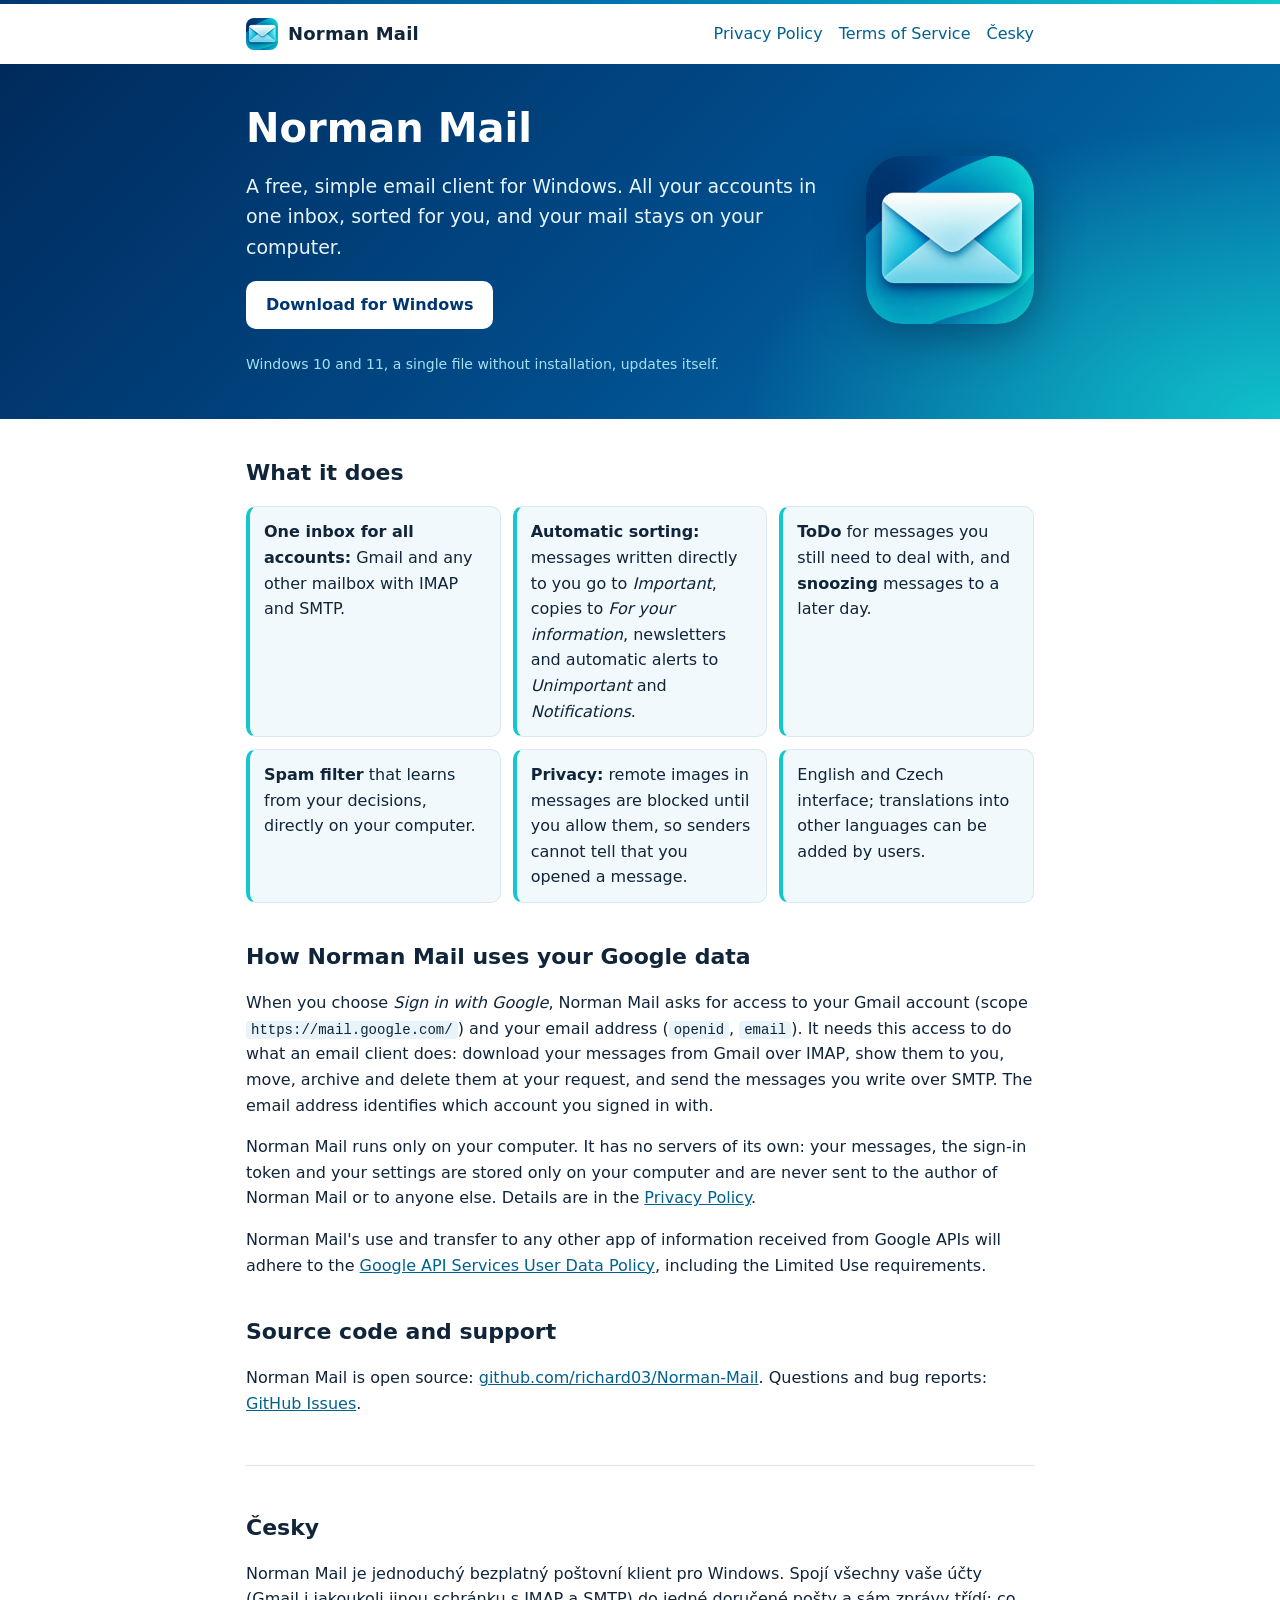
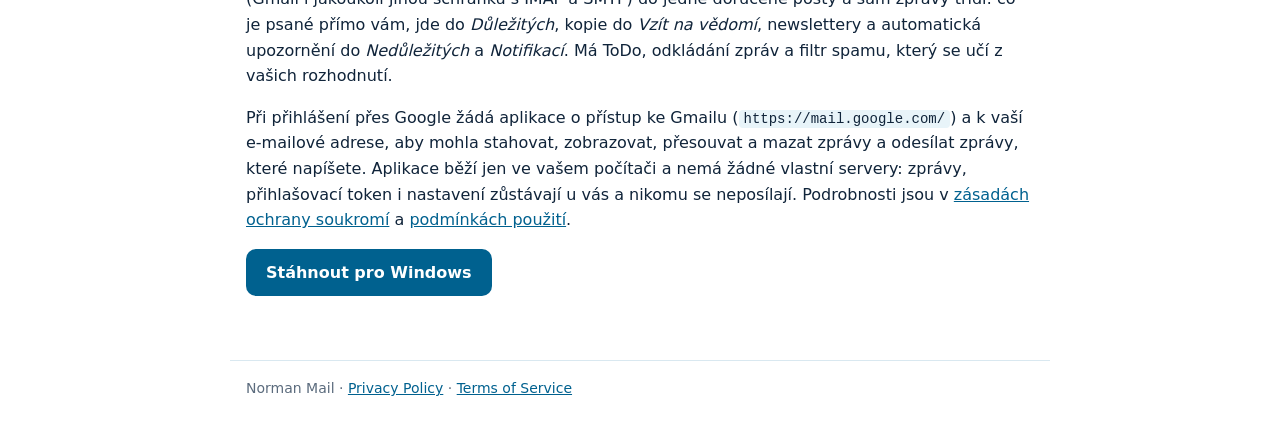
<file: site/index.html>
<!doctype html>
<html lang="en">
<head>
<meta charset="utf-8">
<meta name="viewport" content="width=device-width, initial-scale=1">
<title>Norman Mail – email client for Windows</title>
<meta name="description" content="Norman Mail is a free email client for Windows that brings Gmail and other IMAP accounts into one inbox and sorts messages for you. Your mail stays on your computer.">
<link rel="icon" href="icon-32.png" sizes="32x32">
<link rel="icon" href="icon.png" sizes="256x256">
<link rel="apple-touch-icon" href="apple-touch-icon.png">
<meta name="theme-color" content="#003771">
<link rel="stylesheet" href="style.css">
</head>
<body>
<header>
  <a class="brand" href="./"><img src="icon-32.png" srcset="icon.png 2x" alt="" width="32" height="32"> Norman Mail</a>
  <nav><a href="privacy.html">Privacy Policy</a> <a href="terms.html">Terms of Service</a> <a href="#cs" lang="cs">Česky</a></nav>
</header>
<section class="hero">
<div class="hero-inner">
<div class="hero-text">
<h1>Norman Mail</h1>
<p class="lead">A free, simple email client for Windows. All your accounts in one inbox, sorted for you, and your mail stays on your computer.</p>
<p><a class="button" href="https://github.com/richard03/Norman-Mail/releases/latest">Download for Windows</a></p>
<p class="muted note">Windows 10 and 11, a single file without installation, updates itself.</p>
</div>
<img class="hero-icon" src="icon.png" alt="Norman Mail logo" width="168" height="168">
</div>
</section>
<main>
<h2>What it does</h2>
<ul class="features">
  <li><b>One inbox for all accounts:</b> Gmail and any other mailbox with IMAP and SMTP.</li>
  <li><b>Automatic sorting:</b> messages written directly to you go to <i>Important</i>, copies to <i>For your information</i>, newsletters and automatic alerts to <i>Unimportant</i> and <i>Notifications</i>.</li>
  <li><b>ToDo</b> for messages you still need to deal with, and <b>snoozing</b> messages to a later day.</li>
  <li><b>Spam filter</b> that learns from your decisions, directly on your computer.</li>
  <li><b>Privacy:</b> remote images in messages are blocked until you allow them, so senders cannot tell that you opened a message.</li>
  <li>English and Czech interface; translations into other languages can be added by users.</li>
</ul>

<h2>How Norman Mail uses your Google data</h2>
<p>When you choose <i>Sign in with Google</i>, Norman Mail asks for access to your Gmail account
(scope <code>https://mail.google.com/</code>) and your email address (<code>openid</code>, <code>email</code>).
It needs this access to do what an email client does: download your messages from Gmail over IMAP,
show them to you, move, archive and delete them at your request, and send the messages you write over SMTP.
The email address identifies which account you signed in with.</p>
<p>Norman Mail runs only on your computer. It has no servers of its own: your messages, the sign-in token and
your settings are stored only on your computer and are never sent to the author of Norman Mail or to anyone else.
Details are in the <a href="privacy.html">Privacy Policy</a>.</p>
<p>Norman Mail's use and transfer to any other app of information received from Google APIs will adhere to the
<a href="https://developers.google.com/terms/api-services-user-data-policy">Google API Services User Data Policy</a>,
including the Limited Use requirements.</p>

<h2>Source code and support</h2>
<p>Norman Mail is open source: <a href="https://github.com/richard03/Norman-Mail">github.com/richard03/Norman-Mail</a>.
Questions and bug reports: <a href="https://github.com/richard03/Norman-Mail/issues">GitHub Issues</a>.</p>

<section id="cs" lang="cs">
<h2>Česky</h2>
<p>Norman Mail je jednoduchý bezplatný poštovní klient pro Windows. Spojí všechny vaše účty (Gmail i jakoukoli
jinou schránku s IMAP a SMTP) do jedné doručené pošty a sám zprávy třídí: co je psané přímo vám, jde do
<i>Důležitých</i>, kopie do <i>Vzít na vědomí</i>, newslettery a automatická upozornění do <i>Nedůležitých</i>
a <i>Notifikací</i>. Má ToDo, odkládání zpráv a filtr spamu, který se učí z vašich rozhodnutí.</p>
<p>Při přihlášení přes Google žádá aplikace o přístup ke Gmailu (<code>https://mail.google.com/</code>) a k vaší
e-mailové adrese, aby mohla stahovat, zobrazovat, přesouvat a mazat zprávy a odesílat zprávy, které napíšete.
Aplikace běží jen ve vašem počítači a nemá žádné vlastní servery: zprávy, přihlašovací token i nastavení zůstávají
u vás a nikomu se neposílají. Podrobnosti jsou v <a href="privacy.html#cs">zásadách ochrany soukromí</a>
a <a href="terms.html#cs">podmínkách použití</a>.</p>
<p><a class="button" href="https://github.com/richard03/Norman-Mail/releases/latest">Stáhnout pro Windows</a></p>
</section>
</main>
<footer>Norman Mail · <a href="privacy.html">Privacy Policy</a> · <a href="terms.html">Terms of Service</a></footer>
</body>
</html>
</file>
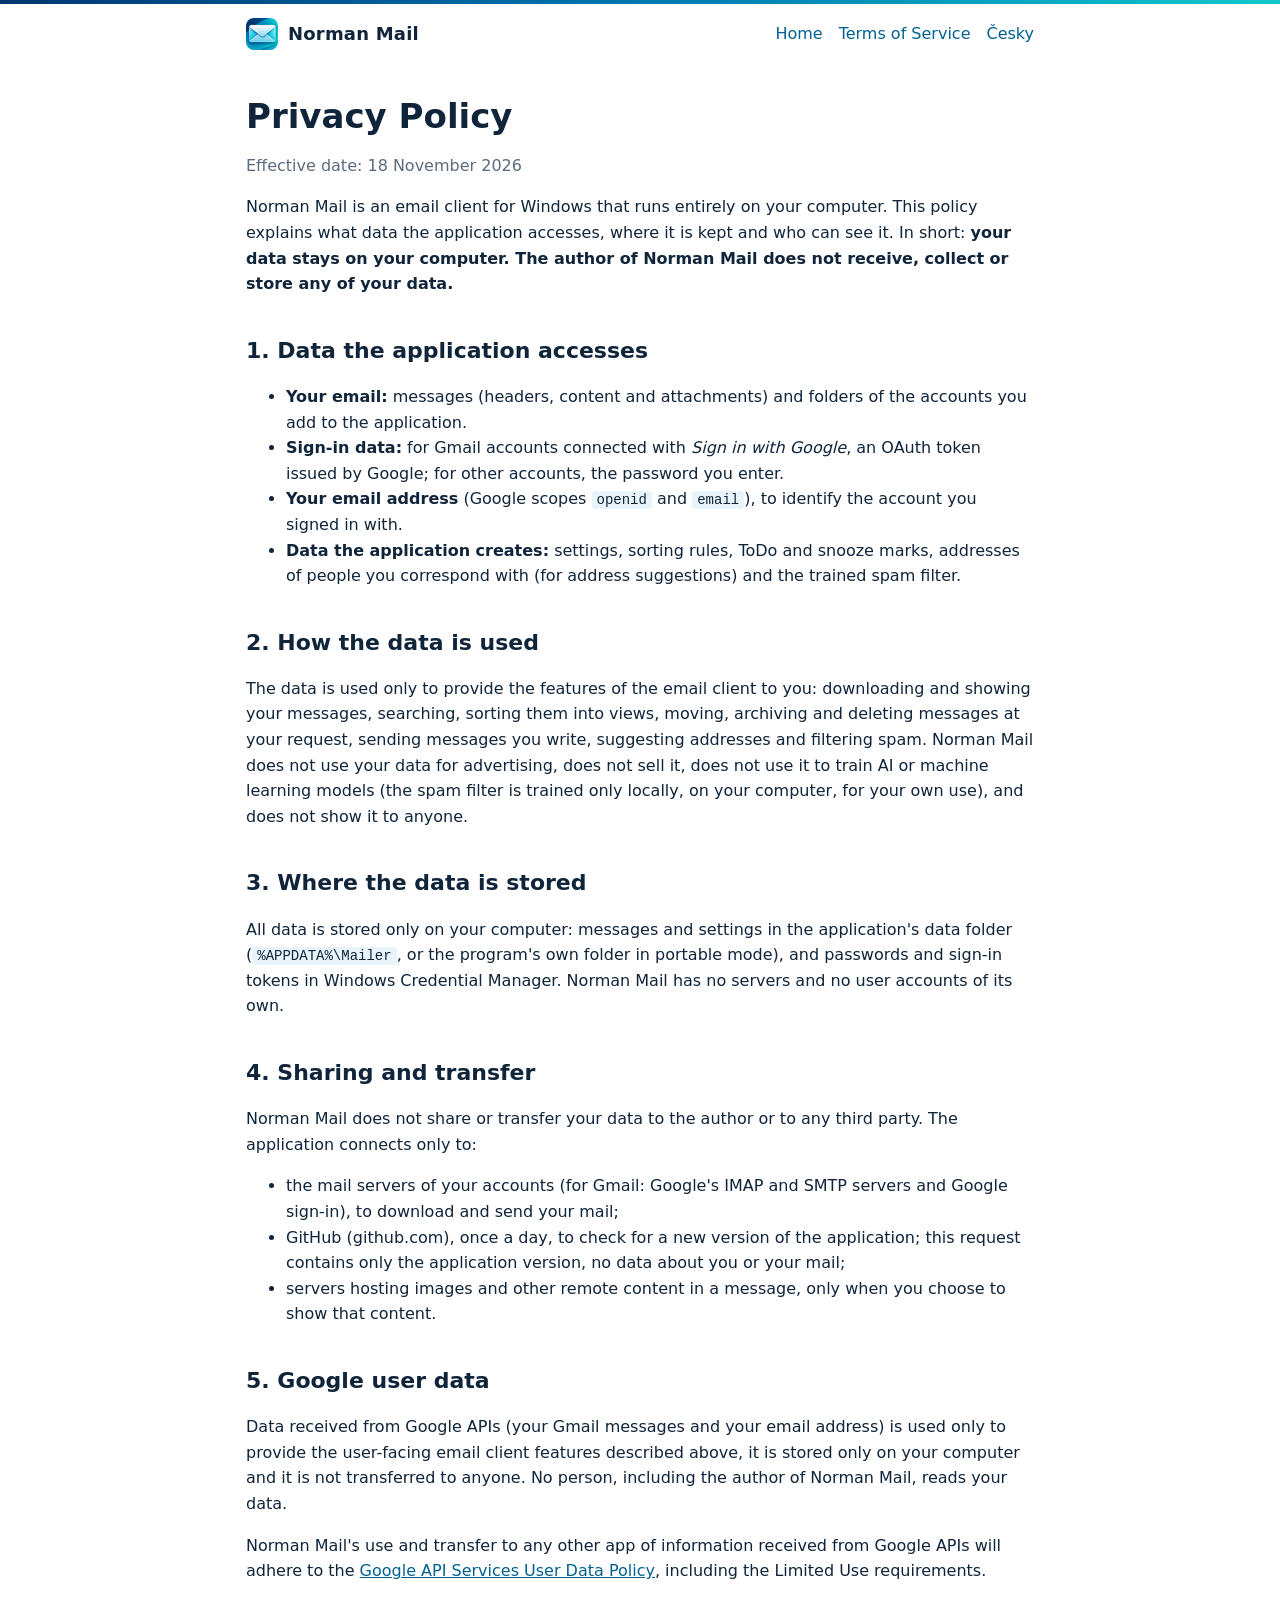
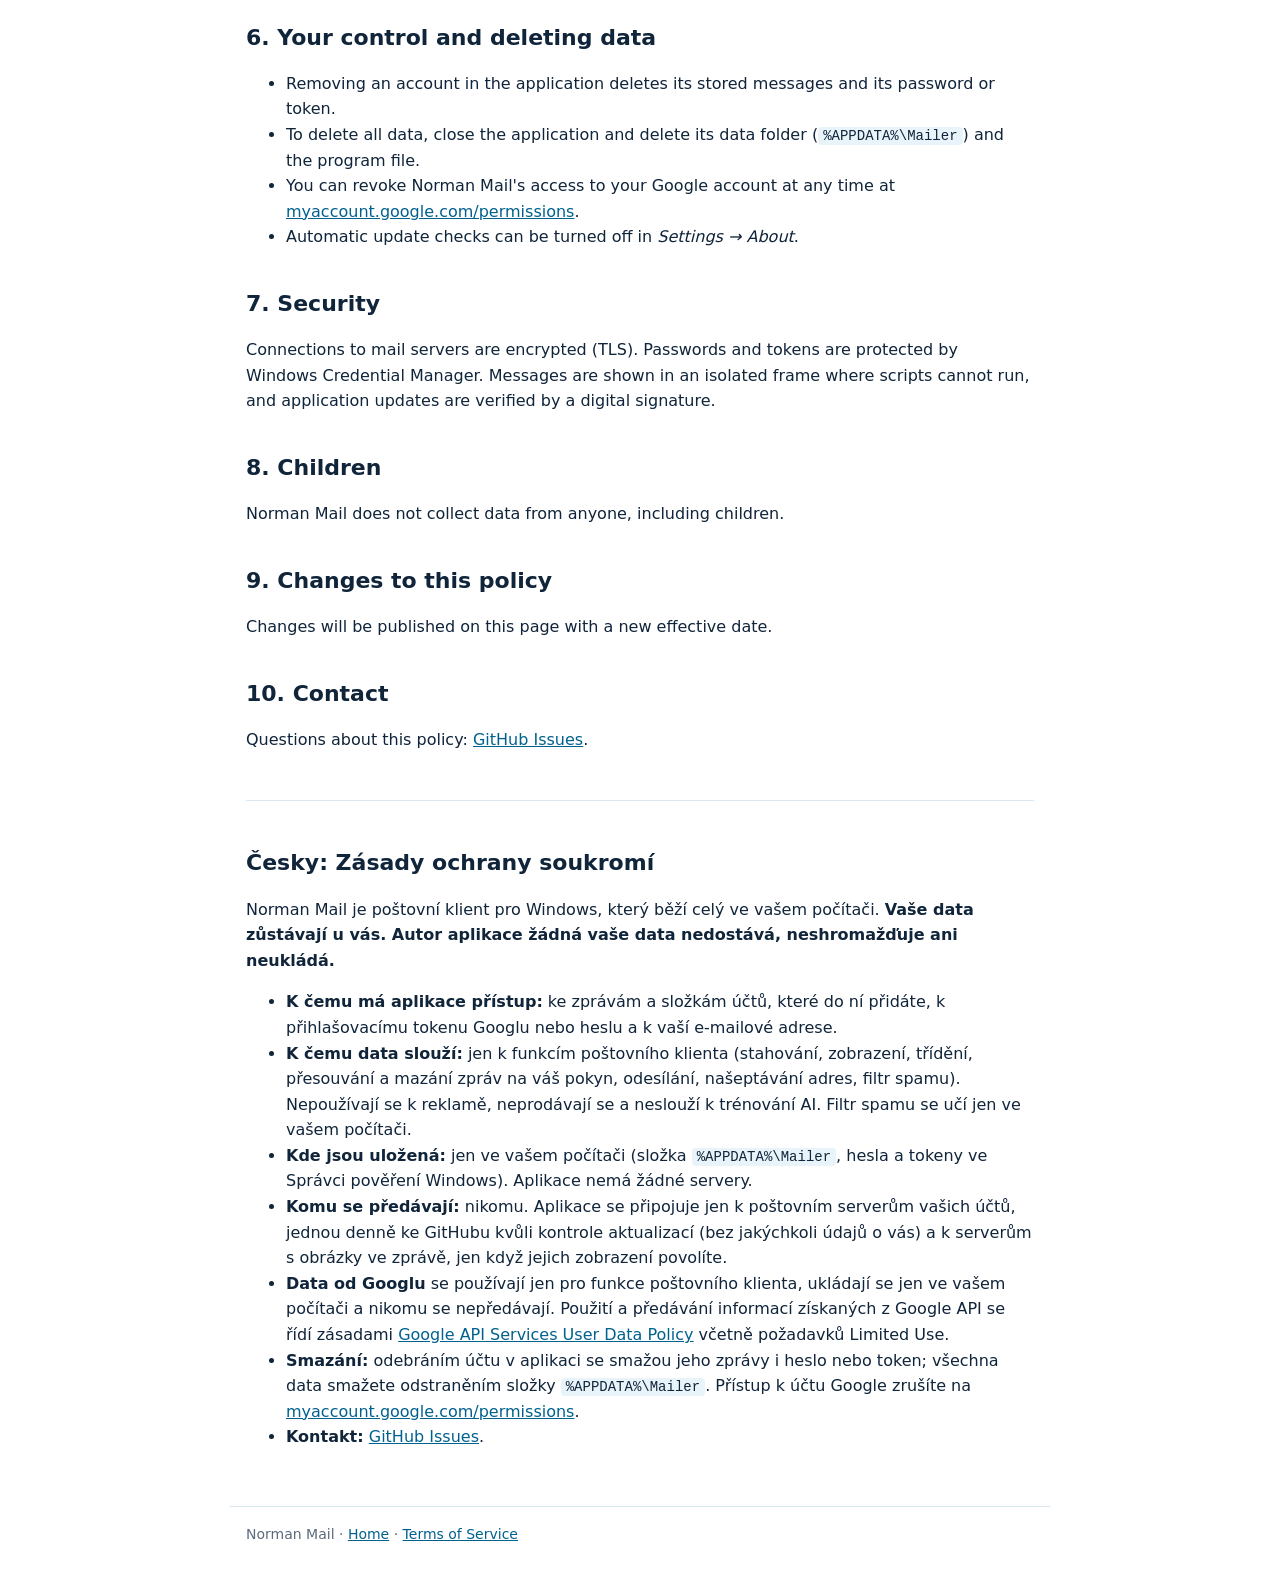
<file: site/privacy.html>
<!doctype html>
<html lang="en">
<head>
<meta charset="utf-8">
<meta name="viewport" content="width=device-width, initial-scale=1">
<title>Privacy Policy – Norman Mail</title>
<link rel="icon" href="icon-32.png" sizes="32x32">
<link rel="icon" href="icon.png" sizes="256x256">
<link rel="apple-touch-icon" href="apple-touch-icon.png">
<meta name="theme-color" content="#003771">
<link rel="stylesheet" href="style.css">
</head>
<body>
<header>
  <a class="brand" href="./"><img src="icon-32.png" srcset="icon.png 2x" alt="" width="32" height="32"> Norman Mail</a>
  <nav><a href="./">Home</a> <a href="terms.html">Terms of Service</a> <a href="#cs" lang="cs">Česky</a></nav>
</header>
<main>
<h1>Privacy Policy</h1>
<p class="muted">Effective date: 18 November 2026</p>

<p>Norman Mail is an email client for Windows that runs entirely on your computer. This policy explains what data
the application accesses, where it is kept and who can see it. In short: <b>your data stays on your computer.
The author of Norman Mail does not receive, collect or store any of your data.</b></p>

<h2>1. Data the application accesses</h2>
<ul>
  <li><b>Your email:</b> messages (headers, content and attachments) and folders of the accounts you add to the application.</li>
  <li><b>Sign-in data:</b> for Gmail accounts connected with <i>Sign in with Google</i>, an OAuth token issued by Google; for other accounts, the password you enter.</li>
  <li><b>Your email address</b> (Google scopes <code>openid</code> and <code>email</code>), to identify the account you signed in with.</li>
  <li><b>Data the application creates:</b> settings, sorting rules, ToDo and snooze marks, addresses of people you correspond with (for address suggestions) and the trained spam filter.</li>
</ul>

<h2>2. How the data is used</h2>
<p>The data is used only to provide the features of the email client to you: downloading and showing your messages,
searching, sorting them into views, moving, archiving and deleting messages at your request, sending messages you
write, suggesting addresses and filtering spam. Norman Mail does not use your data for advertising, does not sell it,
does not use it to train AI or machine learning models (the spam filter is trained only locally, on your computer,
for your own use), and does not show it to anyone.</p>

<h2>3. Where the data is stored</h2>
<p>All data is stored only on your computer: messages and settings in the application's data folder
(<code>%APPDATA%\Mailer</code>, or the program's own folder in portable mode), and passwords
and sign-in tokens in Windows Credential Manager. Norman Mail has no servers and no user accounts of its own.</p>

<h2>4. Sharing and transfer</h2>
<p>Norman Mail does not share or transfer your data to the author or to any third party. The application connects only to:</p>
<ul>
  <li>the mail servers of your accounts (for Gmail: Google's IMAP and SMTP servers and Google sign-in), to download and send your mail;</li>
  <li>GitHub (github.com), once a day, to check for a new version of the application; this request contains only the application version, no data about you or your mail;</li>
  <li>servers hosting images and other remote content in a message, only when you choose to show that content.</li>
</ul>

<h2>5. Google user data</h2>
<p>Data received from Google APIs (your Gmail messages and your email address) is used only to provide the
user-facing email client features described above, it is stored only on your computer and it is not transferred
to anyone. No person, including the author of Norman Mail, reads your data.</p>
<p>Norman Mail's use and transfer to any other app of information received from Google APIs will adhere to the
<a href="https://developers.google.com/terms/api-services-user-data-policy">Google API Services User Data Policy</a>,
including the Limited Use requirements.</p>

<h2>6. Your control and deleting data</h2>
<ul>
  <li>Removing an account in the application deletes its stored messages and its password or token.</li>
  <li>To delete all data, close the application and delete its data folder (<code>%APPDATA%\Mailer</code>) and the program file.</li>
  <li>You can revoke Norman Mail's access to your Google account at any time at
      <a href="https://myaccount.google.com/permissions">myaccount.google.com/permissions</a>.</li>
  <li>Automatic update checks can be turned off in <i>Settings → About</i>.</li>
</ul>

<h2>7. Security</h2>
<p>Connections to mail servers are encrypted (TLS). Passwords and tokens are protected by Windows Credential Manager.
Messages are shown in an isolated frame where scripts cannot run, and application updates are verified by a digital signature.</p>

<h2>8. Children</h2>
<p>Norman Mail does not collect data from anyone, including children.</p>

<h2>9. Changes to this policy</h2>
<p>Changes will be published on this page with a new effective date.</p>

<h2>10. Contact</h2>
<p>Questions about this policy: <a href="https://github.com/richard03/Norman-Mail/issues">GitHub Issues</a>.</p>

<section id="cs" lang="cs">
<h2>Česky: Zásady ochrany soukromí</h2>
<p>Norman Mail je poštovní klient pro Windows, který běží celý ve vašem počítači. <b>Vaše data zůstávají u vás.
Autor aplikace žádná vaše data nedostává, neshromažďuje ani neukládá.</b></p>
<ul>
  <li><b>K čemu má aplikace přístup:</b> ke zprávám a složkám účtů, které do ní přidáte, k přihlašovacímu tokenu Googlu nebo heslu a k vaší e-mailové adrese.</li>
  <li><b>K čemu data slouží:</b> jen k funkcím poštovního klienta (stahování, zobrazení, třídění, přesouvání a mazání zpráv na váš pokyn, odesílání, našeptávání adres, filtr spamu). Nepoužívají se k reklamě, neprodávají se a neslouží k trénování AI. Filtr spamu se učí jen ve vašem počítači.</li>
  <li><b>Kde jsou uložená:</b> jen ve vašem počítači (složka <code>%APPDATA%\Mailer</code>, hesla a tokeny ve Správci pověření Windows). Aplikace nemá žádné servery.</li>
  <li><b>Komu se předávají:</b> nikomu. Aplikace se připojuje jen k poštovním serverům vašich účtů, jednou denně ke GitHubu kvůli kontrole aktualizací (bez jakýchkoli údajů o vás) a k serverům s obrázky ve zprávě, jen když jejich zobrazení povolíte.</li>
  <li><b>Data od Googlu</b> se používají jen pro funkce poštovního klienta, ukládají se jen ve vašem počítači a nikomu se nepředávají. Použití a předávání informací získaných z Google API se řídí zásadami <a href="https://developers.google.com/terms/api-services-user-data-policy">Google API Services User Data Policy</a> včetně požadavků Limited Use.</li>
  <li><b>Smazání:</b> odebráním účtu v aplikaci se smažou jeho zprávy i heslo nebo token; všechna data smažete odstraněním složky <code>%APPDATA%\Mailer</code>. Přístup k účtu Google zrušíte na <a href="https://myaccount.google.com/permissions">myaccount.google.com/permissions</a>.</li>
  <li><b>Kontakt:</b> <a href="https://github.com/richard03/Norman-Mail/issues">GitHub Issues</a>.</li>
</ul>
</section>
</main>
<footer>Norman Mail · <a href="./">Home</a> · <a href="terms.html">Terms of Service</a></footer>
</body>
</html>
</file>
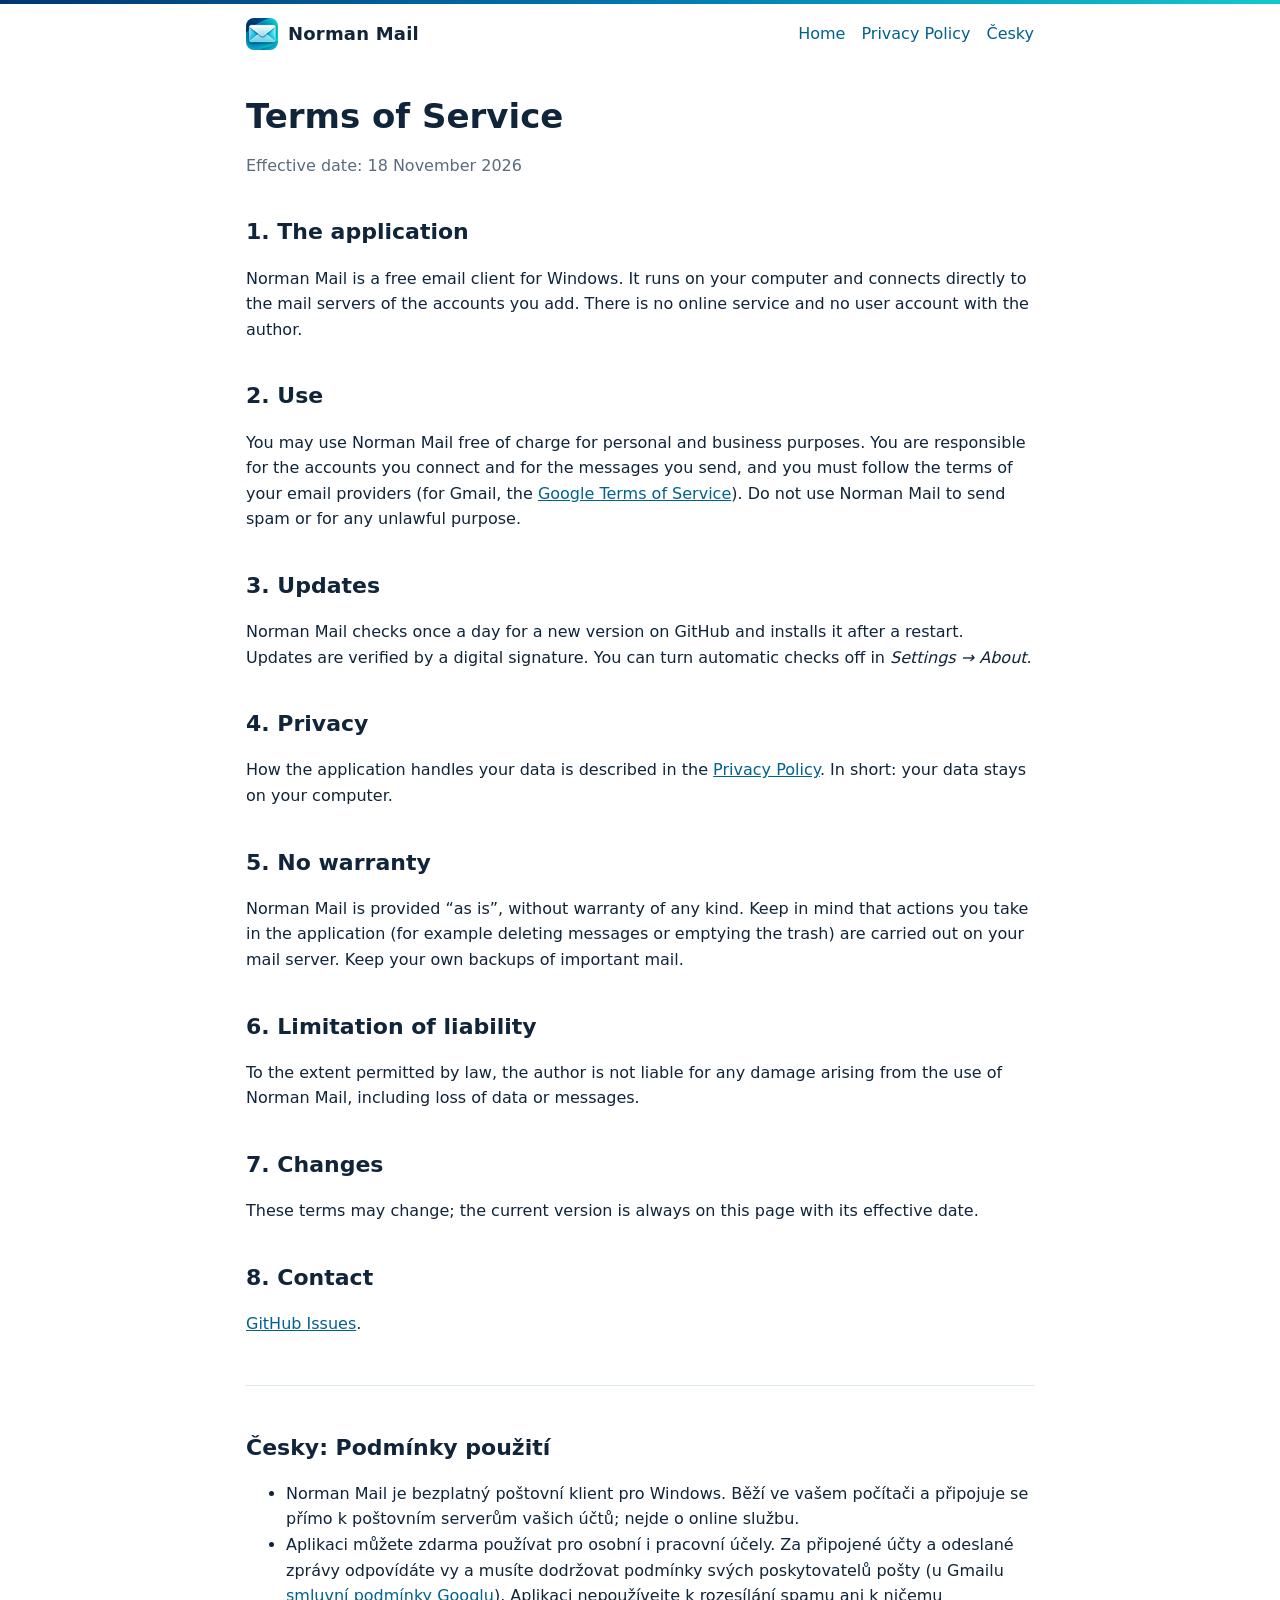
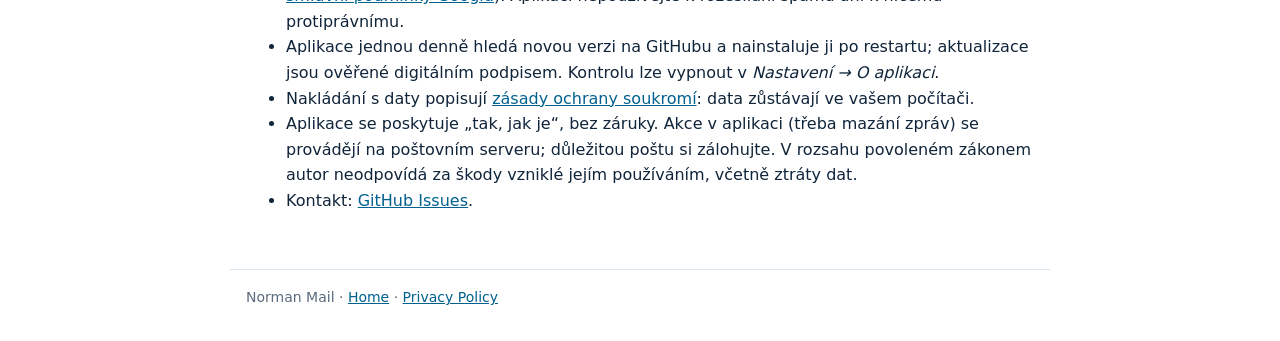
<file: site/terms.html>
<!doctype html>
<html lang="en">
<head>
<meta charset="utf-8">
<meta name="viewport" content="width=device-width, initial-scale=1">
<title>Terms of Service – Norman Mail</title>
<link rel="icon" href="icon-32.png" sizes="32x32">
<link rel="icon" href="icon.png" sizes="256x256">
<link rel="apple-touch-icon" href="apple-touch-icon.png">
<meta name="theme-color" content="#003771">
<link rel="stylesheet" href="style.css">
</head>
<body>
<header>
  <a class="brand" href="./"><img src="icon-32.png" srcset="icon.png 2x" alt="" width="32" height="32"> Norman Mail</a>
  <nav><a href="./">Home</a> <a href="privacy.html">Privacy Policy</a> <a href="#cs" lang="cs">Česky</a></nav>
</header>
<main>
<h1>Terms of Service</h1>
<p class="muted">Effective date: 18 November 2026</p>

<h2>1. The application</h2>
<p>Norman Mail is a free email client for Windows. It runs on your computer and connects directly to the mail
servers of the accounts you add. There is no online service and no user account with the author.</p>

<h2>2. Use</h2>
<p>You may use Norman Mail free of charge for personal and business purposes. You are responsible for the accounts
you connect and for the messages you send, and you must follow the terms of your email providers (for Gmail, the
<a href="https://policies.google.com/terms">Google Terms of Service</a>). Do not use Norman Mail to send spam or for any unlawful purpose.</p>

<h2>3. Updates</h2>
<p>Norman Mail checks once a day for a new version on GitHub and installs it after a restart. Updates are verified by
a digital signature. You can turn automatic checks off in <i>Settings → About</i>.</p>

<h2>4. Privacy</h2>
<p>How the application handles your data is described in the <a href="privacy.html">Privacy Policy</a>.
In short: your data stays on your computer.</p>

<h2>5. No warranty</h2>
<p>Norman Mail is provided “as is”, without warranty of any kind. Keep in mind that actions you take in the application
(for example deleting messages or emptying the trash) are carried out on your mail server. Keep your own backups of important mail.</p>

<h2>6. Limitation of liability</h2>
<p>To the extent permitted by law, the author is not liable for any damage arising from the use of Norman Mail,
including loss of data or messages.</p>

<h2>7. Changes</h2>
<p>These terms may change; the current version is always on this page with its effective date.</p>

<h2>8. Contact</h2>
<p><a href="https://github.com/richard03/Norman-Mail/issues">GitHub Issues</a>.</p>

<section id="cs" lang="cs">
<h2>Česky: Podmínky použití</h2>
<ul>
  <li>Norman Mail je bezplatný poštovní klient pro Windows. Běží ve vašem počítači a připojuje se přímo k poštovním serverům vašich účtů; nejde o online službu.</li>
  <li>Aplikaci můžete zdarma používat pro osobní i pracovní účely. Za připojené účty a odeslané zprávy odpovídáte vy a musíte dodržovat podmínky svých poskytovatelů pošty (u Gmailu <a href="https://policies.google.com/terms">smluvní podmínky Googlu</a>). Aplikaci nepoužívejte k rozesílání spamu ani k ničemu protiprávnímu.</li>
  <li>Aplikace jednou denně hledá novou verzi na GitHubu a nainstaluje ji po restartu; aktualizace jsou ověřené digitálním podpisem. Kontrolu lze vypnout v <i>Nastavení → O aplikaci</i>.</li>
  <li>Nakládání s daty popisují <a href="privacy.html#cs">zásady ochrany soukromí</a>: data zůstávají ve vašem počítači.</li>
  <li>Aplikace se poskytuje „tak, jak je“, bez záruky. Akce v aplikaci (třeba mazání zpráv) se provádějí na poštovním serveru; důležitou poštu si zálohujte. V rozsahu povoleném zákonem autor neodpovídá za škody vzniklé jejím používáním, včetně ztráty dat.</li>
  <li>Kontakt: <a href="https://github.com/richard03/Norman-Mail/issues">GitHub Issues</a>.</li>
</ul>
</section>
</main>
<footer>Norman Mail · <a href="./">Home</a> · <a href="privacy.html">Privacy Policy</a></footer>
</body>
</html>
</file>
<file: site/style.css>
:root {
  --navy: #003771; --ocean: #014d8c; --sea: #0277b0; --teal: #12c8cc; --foam: #a6e0f0;
  --bg: #fff; --surface: #f2f9fc; --text: #10243a; --muted: #5b6b7d; --accent: #00618f; --border: #d9e8f0; --code: #e8f4f9;
}
@media (prefers-color-scheme: dark) {
  :root { --bg: #0a1626; --surface: #0f2034; --text: #e3eef6; --muted: #93a7ba; --accent: #5ee0e6; --border: #1f3550; --code: #14283f; }
}
* { box-sizing: border-box; }
body { margin: 0; background: var(--bg); color: var(--text); font: 16px/1.6 "Segoe UI", system-ui, sans-serif; }
body::before { content: ""; display: block; height: 4px; background: linear-gradient(90deg, var(--navy), var(--sea), var(--teal)); }
header, main, footer, .hero-inner { max-width: 820px; margin: 0 auto; padding: 0 16px; }
header { display: flex; flex-wrap: wrap; align-items: center; justify-content: space-between; gap: 8px; padding-top: 14px; padding-bottom: 14px; }
.brand { display: flex; align-items: center; gap: 10px; font-weight: 700; font-size: 18px; color: var(--text); text-decoration: none; letter-spacing: .2px; }
.brand img { border-radius: 8px; }
nav { display: flex; flex-wrap: wrap; gap: 4px 16px; }
nav a { text-decoration: none; font-weight: 500; }
nav a:hover { text-decoration: underline; }
a { color: var(--accent); }
h1 { margin: 32px 0 8px; font-size: 34px; line-height: 1.2; }
h2 { margin: 36px 0 8px; font-size: 22px; }
.lead { font-size: 19px; }
.muted { color: var(--muted); }
.button { display: inline-block; margin: 0 12px 8px 0; padding: 11px 20px; border-radius: 10px; background: var(--accent); color: #fff; font-weight: 600; text-decoration: none; }
@media (prefers-color-scheme: dark) { .button { color: #04202b; } }
code { background: var(--code); padding: 1px 5px; border-radius: 4px; font-size: 14px; overflow-wrap: anywhere; }
section[lang="cs"] { margin-top: 48px; padding-top: 8px; border-top: 1px solid var(--border); }
footer { margin-top: 56px; padding-top: 16px; padding-bottom: 32px; border-top: 1px solid var(--border); color: var(--muted); font-size: 14px; }

/* Úvodní pás v barvách ikony */
.hero { color: #fff; background:
    radial-gradient(ellipse 60% 120% at 100% 100%, rgba(18, 200, 204, .9), transparent 70%),
    linear-gradient(135deg, #002a5c, var(--ocean) 55%, var(--sea)); }
.hero-inner { display: flex; align-items: center; gap: 32px; padding-top: 40px; padding-bottom: 44px; }
.hero-text { flex: 1; min-width: 0; }
.hero h1 { margin-top: 0; font-size: 40px; }
.hero .lead { color: #e6f6fb; }
.hero .muted { color: var(--foam); }
.hero .button { background: #fff; color: var(--navy); }
.hero-icon { flex: none; width: 168px; height: 168px; border-radius: 22%; filter: drop-shadow(0 10px 24px rgba(0, 20, 50, .45)); }
@media (max-width: 640px) {
  .hero-inner { flex-direction: column-reverse; align-items: flex-start; gap: 16px; padding-top: 28px; }
  .hero-icon { width: 88px; height: 88px; }
  .hero h1 { font-size: 32px; }
}

/* Seznam funkcí jako karty */
.features { list-style: none; padding: 0; display: grid; grid-template-columns: repeat(auto-fit, minmax(240px, 1fr)); gap: 12px; }
.features li { background: var(--surface); border: 1px solid var(--border); border-left: 4px solid var(--teal); border-radius: 10px; padding: 12px 14px; }
.hero .note { margin: 0; font-size: 14px; }
</file>
